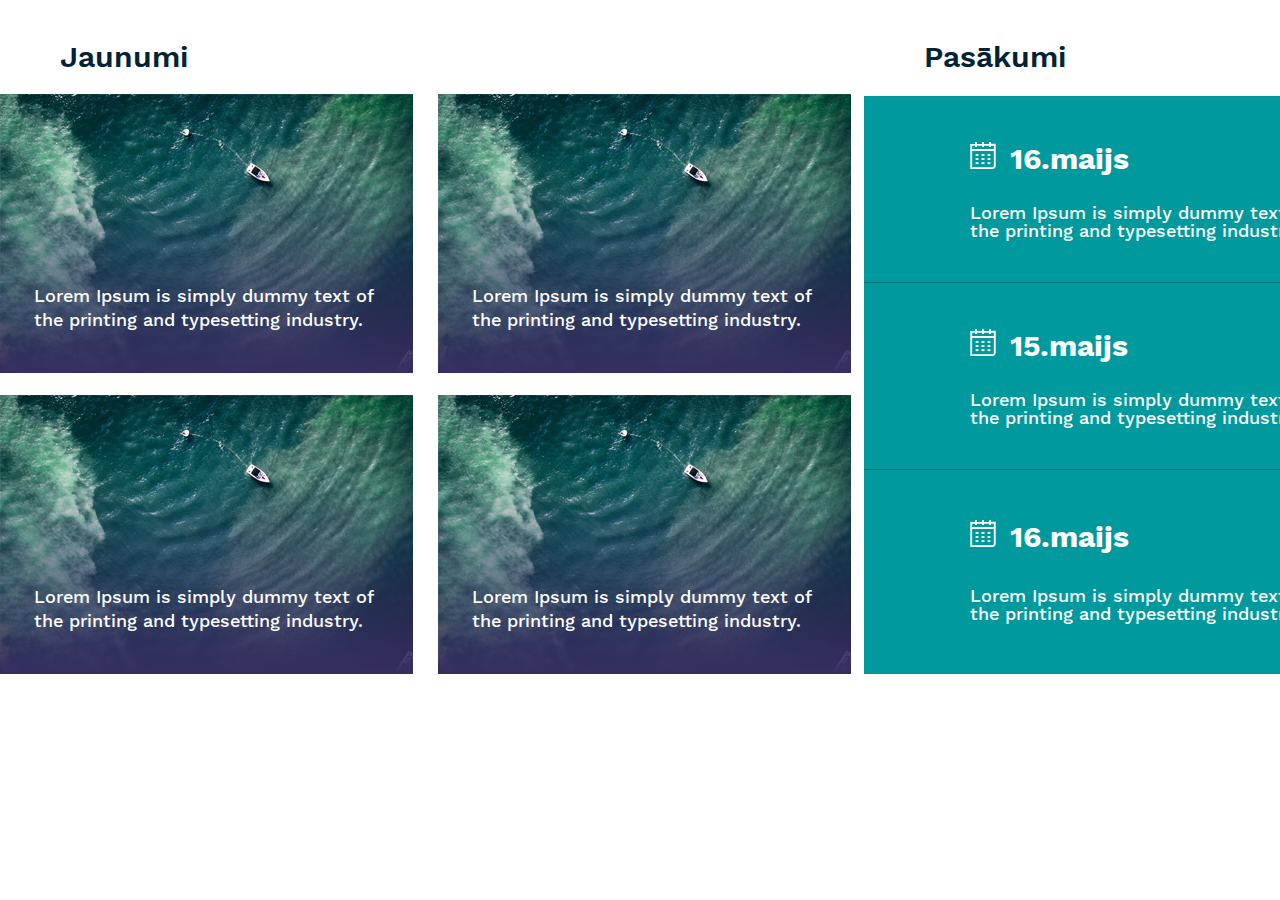
<file: task-1/index.html>
<!DOCTYPE html>
<html lang="en">
<head>
  <!-- Page title -->
  <title>Front-End test, task 1</title>

  <!-- Meta tags -->
  <meta charset="UTF-8">
  <meta name="viewport"
        content="width=device-width, height=device-height, initial-scale=1.0, minimum-scale=1.0"/>

  <meta name="description"
        content="PSD design pixel perfect representation, multi-browser compatibility, responsive web design."/>

  <!-- Styles -->
  <link rel="stylesheet"
        href="assets/css/main.css" async>
</head>
<body>
  <main>
    <section class="news-block">
      <h1>Jaunumi</h1>
      <article>
        <figure>
          <img src="assets/images/boat.png" alt="Image of a boat in the water">
          <figcaption>Lorem Ipsum is simply dummy text of the printing and typesetting industry.</figcaption>
        </figure>
      </article>
      <article>
        <figure>
          <img src="assets/images/boat.png" alt="Image of a boat in the water">
          <figcaption>Lorem Ipsum is simply dummy text of the printing and typesetting industry.</figcaption>
        </figure>
      </article>
      <article>
        <figure>
          <img src="assets/images/boat.png" alt="Image of a boat in the water">
          <figcaption>Lorem Ipsum is simply dummy text of the printing and typesetting industry.</figcaption>
        </figure>
      </article>
      <article>
        <figure>
          <img src="assets/images/boat.png" alt="Image of a boat in the water">
          <figcaption>Lorem Ipsum is simply dummy text of the printing and typesetting industry.</figcaption>
        </figure>
      </article>
    </section>
    <section class="events-block">
      <h1>Pasākumi</h1>
      <div class="event">
        <p class="date">16.maijs</p>
        <p class="description">Lorem Ipsum is simply dummy text of the printing and typesetting industry.</p>
      </div>
      <div class="event">
        <p class="date">15.maijs</p>
        <p class="description">Lorem Ipsum is simply dummy text of the printing and typesetting industry.</p>
      </div>
      <div class="event">
        <p class="date">16.maijs</p>
        <p class="description">Lorem Ipsum is simply dummy text of the printing and typesetting industry.</p>
      </div>
    </section>
  </main>
</body>
</html>
</file>
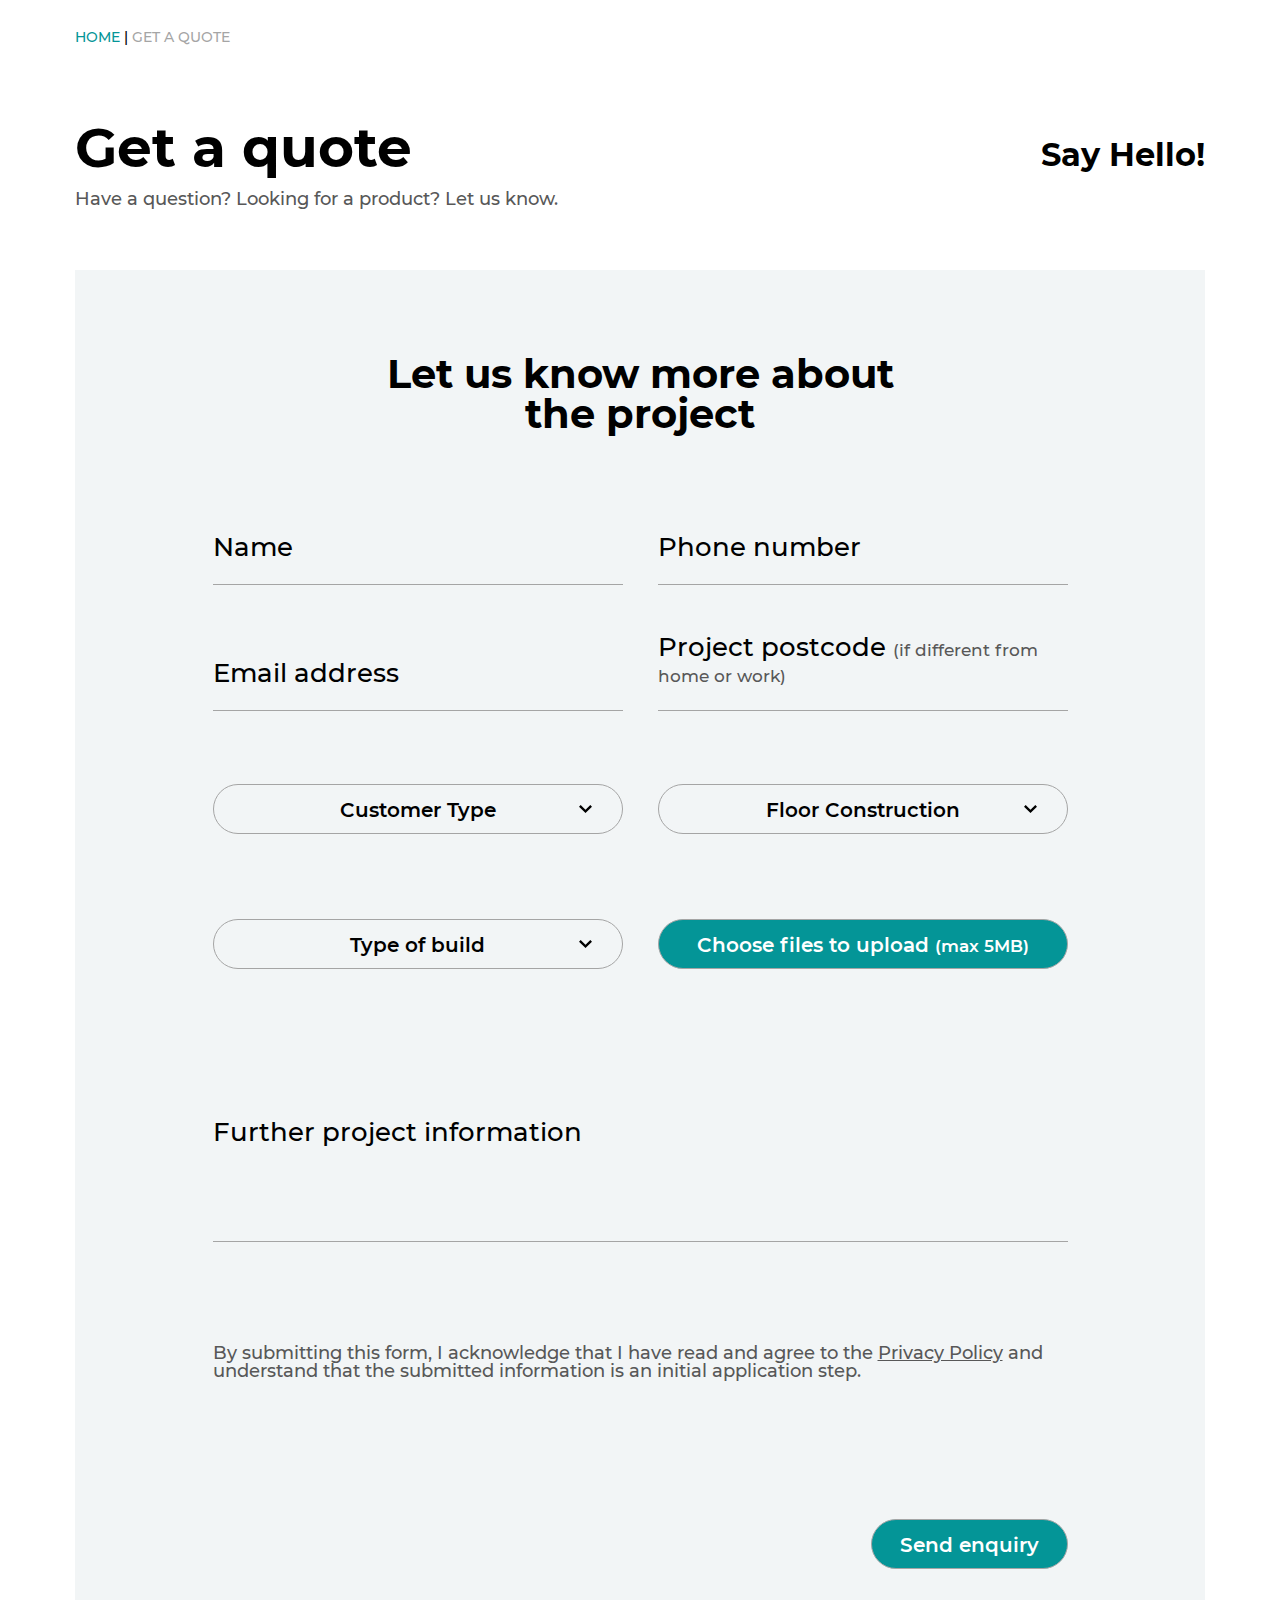
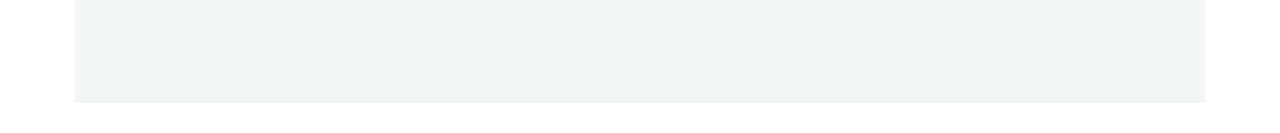
<file: task-2/index.html>
<!DOCTYPE html>
<html lang="en">
<head>
  <!-- Page title -->
  <title>Front-End test, task 2</title>

  <!-- Meta tags -->
  <meta charset="UTF-8">
  <meta name="viewport"
        content="width=device-width, height=device-height, initial-scale=1.0, minimum-scale=1.0"/>

  <meta name="description"
        content="Responsive web form with front-end validation."/>

  <!-- Icon -->
  <link rel="icon"
        href="assets/images/favicon.ico">

  <!-- Styles -->
  <link rel="stylesheet"
        href="assets/css/main.css" async>

  <!-- Javascript -->
  <script src="https://code.jquery.com/jquery-3.4.1.min.js"
          integrity="sha256-CSXorXvZcTkaix6Yvo6HppcZGetbYMGWSFlBw8HfCJo="
          crossorigin="anonymous">
  </script>
  <script src="assets/js/main.js" defer></script>
</head>
<body>
  <div id="bodycontainer">
    <header>
      <nav class="breadcrumbs">
        <a href="#">Home</a> |
        <a href="#" class="current-location">Get a quote</a>
      </nav>
      <h1>Get a quote</h1>
      <h2>Say Hello!</h2>
      <p>Have a question? Looking for a product? Let us know.</p>
    </header>
    <div class="loading-icon">
      <div class="loader loader--style1" title="0">
        <svg version="1.1" id="loader-1" xmlns="https://www.w3.org/2000/svg" xmlns:xlink="https://www.w3.org/1999/xlink" x="0px" y="0px" width="40px" height="40px" viewBox="0 0 40 40" enable-background="new 0 0 40 40" xml:space="preserve">
        <path opacity="0.2" fill="#000" d="M20.201,5.169c-8.254,0-14.946,6.692-14.946,14.946c0,8.255,6.692,14.946,14.946,14.946
          s14.946-6.691,14.946-14.946C35.146,11.861,28.455,5.169,20.201,5.169z M20.201,31.749c-6.425,0-11.634-5.208-11.634-11.634
          c0-6.425,5.209-11.634,11.634-11.634c6.425,0,11.633,5.209,11.633,11.634C31.834,26.541,26.626,31.749,20.201,31.749z"></path>
        <path fill="#000" d="M26.013,10.047l1.654-2.866c-2.198-1.272-4.743-2.012-7.466-2.012h0v3.312h0
          C22.32,8.481,24.301,9.057,26.013,10.047z" transform="rotate(195.656 20 20)">
          <animateTransform attributeType="xml" attributeName="transform" type="rotate" from="0 20 20" to="360 20 20" dur="0.5s" repeatCount="indefinite"></animateTransform>
          </path>
        </svg>
      </div>
    </div>
    <form id="form-project" method="post" enctype='multipart/form-data' action>
      <h1>Let us know more about the project</h1>
      <div id="form-name">
        <label for="name">
          Name
        </label>
        <input type="text" id="name" name="name">
      </div>
      <div id="form-phone-number">
        <label for="phone-number">
          Phone number
        </label>
        <input type="tel" id="phone-number" name="phone-number">
      </div>
      <div id="form-email">
        <label for="email">
          Email address
        </label>
        <input type="email" id="email" name="email">
      </div>
      <div id="form-project-postcode">
        <label for="project-postcode">
          Project postcode <span>(if different from home or work)</span>
        </label>
        <input type="number" id="project-postcode" name="project-postcode">
      </div>
      <select id="form-customer-type" class="form-button" name="customer-type">
        <option selected disabled>Customer Type</option>
        <option value="type-1">Type 1</option>
        <option value="type-2">Type 2</option>
        <option value="type-3">Type 3</option>
      </select>
      <select id="form-floor-construction" class="form-button" name="floor-construction">
        <option selected disabled>Floor Construction</option>
        <option value="construction-1">Construction 1</option>
        <option value="construction-2">Construction 2</option>
        <option value="construction-3">Construction 3</option>
      </select>
      <select id="form-type-of-build" class="form-button" name="type-of-build">
        <option selected disabled>Type of build</option>
        <option value="build-1">Build 1</option>
        <option value="build-2">Build 2</option>
        <option value="build-3">Build 3</option>
      </select>
      <div id="form-files">
        <label for="files" class="form-button">
          Choose files to upload <span>(max 5MB)</span>
        </label>
        <input type="file" multiple="multiple" id="files" name="files[]">
        <ul id="uploaded-files"></ul>
      </div>
      <div id="form-project-information">
        <label for="project-information">
          Further project information
        </label>
        <textarea id="project-information" name="project-information" rows="4"></textarea>
      </div>
      <p>
        By submitting this form, I acknowledge that I have read and agree to the
        <a href="#">Privacy Policy</a>
        and understand that the submitted information is an initial application step.
      </p>
      <div id="form-submit-button">
        <button type="submit" class="form-button">Send enquiry</button>
      </div>
      <div id="form-success-message">
        <h1>Thanks you for your message!</h1>
        <p>We will get back to you soon</p>
        <img src="assets/images/done-icon.svg" alt="Checked checkbox icon">
  		</div>
    </form>
  </div>
</body>
</html>
</file>
<file: task-1/assets/css/main.css>
@font-face{font-family:WorkSans-Bold;src:url("../fonts/WorkSans-Bold.ttf")}@font-face{font-family:WorkSans-Medium;src:url("../fonts/WorkSans-Medium.ttf")}@font-face{font-family:WorkSans-SemiBold;src:url("../fonts/WorkSans-SemiBold.ttf")}html,body,div,span,applet,object,iframe,h1,h2,h3,h4,h5,h6,p,blockquote,pre,a,abbr,acronym,address,big,cite,code,del,dfn,em,img,ins,kbd,q,s,samp,small,strike,strong,sub,sup,tt,var,b,u,i,center,dl,dt,dd,ol,ul,li,fieldset,form,label,legend,table,caption,tbody,tfoot,thead,tr,th,td,article,aside,canvas,details,embed,figure,figcaption,footer,header,hgroup,menu,nav,output,ruby,section,summary,time,mark,audio,video{margin:0;padding:0;border:0;font-size:100%;font:inherit;vertical-align:baseline}article,aside,details,figcaption,figure,footer,header,hgroup,menu,nav,section{display:block}body{line-height:1}ol,ul{list-style:none}blockquote,q{quotes:none}blockquote:before,blockquote:after,q:before,q:after{content:"";content:none}table{border-collapse:collapse;border-spacing:0}*{box-sizing:border-box;margin:0;padding:0}main{display:grid;grid-template-columns:864px 1fr;margin:0 auto;max-width:1400px;padding-bottom:63px}@media screen and (max-width: 767px){main{grid-template-columns:1fr}}@media screen and (min-width: 768px) and (max-width: 1219px){main{grid-template-columns:1fr}}section{display:grid}section h1{color:#012335;font-family:"WorkSans-SemiBold";font-size:30px;grid-column:1 / -1;padding:42px 60px}@media screen and (max-width: 767px){section h1{justify-self:center}}@media screen and (min-width: 768px) and (max-width: 1219px){section h1{justify-self:center}}.news-block{grid-column-gap:24px;grid-row-gap:22px;grid-template-rows:72px 279px 279px;grid-template-columns:1fr 1fr;margin-right:12px}@media screen and (max-width: 767px){.news-block{grid-row:2 / 2}}@media screen and (min-width: 768px) and (max-width: 1219px){.news-block{grid-row:2 / 2}}@media screen and (max-width: 767px){.news-block{grid-template-columns:min-content;grid-template-rows:72px;justify-content:center;margin-right:0}}.news-block article figure{display:inline-block;overflow:hidden;position:relative;width:413px}@media screen and (max-width: 767px){.news-block article figure{width:313px}}.news-block article figure::before{background-image:linear-gradient(to top, #362e61, transparent 70%);bottom:0;content:"";left:0;position:absolute;right:0;top:0}.news-block article figure:hover img{transform:scale(1.3)}.news-block article figure img{display:block;position:relative;transition:transform .4s;width:100%;z-index:-1}.news-block article figure figcaption{bottom:41px;color:#fff;font-family:"WorkSans-Medium";font-size:18px;left:34px;line-height:24px;position:absolute;width:345px}@media screen and (max-width: 767px){.news-block article figure figcaption{width:245px}}.events-block{grid-template-rows:96px 187px 187px 204px;grid-template-columns:1fr}@media screen and (max-width: 767px){.events-block{grid-row:1 / 1}}@media screen and (min-width: 768px) and (max-width: 1219px){.events-block{grid-row:1 / 1}}.events-block .event{background:#00999d;border-bottom:1px solid #007276;color:#fff;display:grid;grid-template-rows:1fr 1fr;grid-template-columns:1fr;padding-left:100px}@media screen and (max-width: 767px){.events-block .event{padding-left:calc(50% - 100px)}}.events-block .event:last-child{border:none}.events-block .event .date{align-self:center;font-family:"WorkSans-Bold";font-size:30px;margin-left:6px;margin-top:30px}.events-block .event .date:before{display:inline-block;content:"";background-image:url("../images/calendar-icon.svg");background-size:26px 27px;height:27px;margin-right:14px;width:26px}.events-block .event .description{font-family:"WorkSans-Medium";font-size:18px;margin-left:6px;margin-top:15px;width:345px}@media screen and (max-width: 767px){.events-block .event .description{width:245px}}
</file>
<file: task-2/assets/css/main.css>
@font-face{font-family:HelveticaNeue-Regular;src:url("../fonts/helveticaneue.ttf")}@font-face{font-family:Montserrat-Bold;src:url("../fonts/Montserrat-Bold.ttf")}@font-face{font-family:Montserrat-Medium;src:url("../fonts/Montserrat-Medium.ttf")}@font-face{font-family:Montserrat-SemiBold;src:url("../fonts/Montserrat-SemiBold.ttf")}html,body,div,span,applet,object,iframe,h1,h2,h3,h4,h5,h6,p,blockquote,pre,a,abbr,acronym,address,big,cite,code,del,dfn,em,img,ins,kbd,q,s,samp,small,strike,strong,sub,sup,tt,var,b,u,i,center,dl,dt,dd,ol,ul,li,fieldset,form,label,legend,table,caption,tbody,tfoot,thead,tr,th,td,article,aside,canvas,details,embed,figure,figcaption,footer,header,hgroup,menu,nav,output,ruby,section,summary,time,mark,audio,video{margin:0;padding:0;border:0;font-size:100%;font:inherit;vertical-align:baseline}article,aside,details,figcaption,figure,footer,header,hgroup,menu,nav,section{display:block}body{line-height:1}ol,ul{list-style:none}blockquote,q{quotes:none}blockquote:before,blockquote:after,q:before,q:after{content:"";content:none}table{border-collapse:collapse;border-spacing:0}*{box-sizing:border-box;margin:0;padding:0}body{padding:30px 75px}@media screen and (max-width: 767px){body{padding:20px 10px}}@media screen and (min-width: 768px) and (max-width: 1219px){body{padding:20px 10px}}#bodycontainer{margin:0 auto;max-width:1568px}header{color:#000;display:grid;font-family:"Montserrat-Bold";grid-template-areas:"header-nav header-nav" "header-h1 header-h2" "header-p header-p";grid-template-columns:2fr 1fr;grid-template-rows:90px 70px 1fr;height:240px}@media screen and (max-width: 767px){header{grid-template-rows:40px 50px 1fr;height:140px}}header nav{grid-area:header-nav}header nav.breadcrumbs{color:#000;font-family:"Montserrat-Medium";font-size:14px;text-transform:uppercase}header nav.breadcrumbs a{color:#049597;text-decoration:none}header nav.breadcrumbs a.current-location{color:#a5a5a5}header nav.breadcrumbs a.current-location:hover{cursor:default}header h1{font-size:55px;grid-area:header-h1}@media screen and (max-width: 767px){header h1{align-self:center;font-size:30px}}header h2{align-self:center;font-size:32px;grid-area:header-h2;justify-self:end}@media screen and (max-width: 767px){header h2{font-size:19px}}header p{color:#585858;font-family:"Montserrat-Medium";font-size:18px;grid-area:header-p}@media screen and (max-width: 767px){header p{font-size:14px}}form{background:#f2f5f6;display:grid;grid-column-gap:35px;grid-template-areas:" . form-h1 form-h1 . " " . form-name form-phone-number . " " . form-email form-project-postcode . " " . form-customer-type form-floor-construction . " " . form-type-of-build form-files . " " . form-project-information form-project-information . " " . form-p form-p . " " . form-submit-button form-submit-button . ";grid-template-columns:1fr 4fr 4fr 1fr;grid-template-rows:180px 100px 150px 135px minmax(200px, 1fr) 225px 175px 60px;padding:84px 0 124px}@media screen and (min-width: 768px) and (max-width: 1219px){form{grid-column-gap:10px;grid-template-columns:10px 4fr 4fr 10px}}@media screen and (max-width: 767px){form{grid-template-areas:"form-h1" "form-name" "form-phone-number" "form-email" "form-project-postcode" "form-customer-type" "form-floor-construction" "form-type-of-build" "form-files" "form-project-information" "form-p" "form-submit-button";grid-template-columns:1fr;grid-template-rows:repeat(8, 100px) minmax(100px, 1fr) 150px 100px 80px;padding:30px 10px}}form h1{color:#000;font-family:"Montserrat-Bold";font-size:40px;grid-area:form-h1;justify-self:center;text-align:center;width:515px}@media screen and (max-width: 767px){form h1{font-size:20px;width:290px}}form #form-name{grid-area:form-name}form #form-phone-number{grid-area:form-phone-number}form #form-email{grid-area:form-email}@media screen and (min-width: 768px) and (max-width: 1219px){form #form-email{padding-top:26px}}@media screen and (min-width: 1220px) and (max-width: 1540px){form #form-email{padding-top:26px}}form #form-project-postcode{grid-area:form-project-postcode}form #form-project-information{color:#000;font-family:"Montserrat-Medium";font-size:26px;grid-area:form-project-information}@media screen and (max-width: 767px){form #form-project-information{font-size:20px}}form #form-project-information textarea{background:transparent;border:none;border-bottom:1px solid #a5a5a5;border-radius:0;color:#a5a5a5;font-family:"Montserrat-Medium";font-size:20px;outline:none;resize:none;width:100%}@media screen and (max-width: 767px){form #form-project-information textarea{font-size:16px}}form #form-project-information textarea:focus{border-bottom:1px solid #000}form #form-project-postcode{grid-area:form-project-postcode}form label[for=name],form label[for=phone-number],form label[for=email],form label[for=project-postcode]{color:#000;font-family:"Montserrat-Medium";font-size:26px}@media screen and (max-width: 767px){form label[for=name],form label[for=phone-number],form label[for=email],form label[for=project-postcode]{font-size:20px}}form label[for=name]+input[type],form label[for=phone-number]+input[type],form label[for=email]+input[type],form label[for=project-postcode]+input[type]{background:transparent;border:none;border-bottom:1px solid #a5a5a5;color:#a5a5a5;display:block;font-family:"Montserrat-Medium";font-size:20px;outline:none;width:100%}@media screen and (max-width: 767px){form label[for=name]+input[type],form label[for=phone-number]+input[type],form label[for=email]+input[type],form label[for=project-postcode]+input[type]{font-size:16px;width:95%}}form label[for=name]+input[type]:focus,form label[for=phone-number]+input[type]:focus,form label[for=email]+input[type]:focus,form label[for=project-postcode]+input[type]:focus{border-bottom:1px solid #000}form label[for=project-postcode] span{color:#585858;font-family:"Montserrat-Medium";font-size:17px}form .form-button{background-color:#049597;background-size:.65em auto, 100%;border:1px solid #a5a5a5;border-radius:1.5em;color:#fff;cursor:pointer;display:block;font-family:"Montserrat-SemiBold";font-size:20px;line-height:1.3;margin:0;max-width:100%;padding:.6em 1.4em .5em;text-align-last:center;width:100%}@media screen and (max-width: 767px){form .form-button{max-width:95%;padding:.6em 1.2em .5em;width:95%}}form .form-button:focus,form .form-button:hover{border:1px solid #000}form select{align-self:start;-moz-appearance:none;-webkit-appearance:none;appearance:none;background-color:#f2f5f6 !important;background-image:url("../images/arrow-down.svg");background-position:right 1.5em top 50%, 0 0;background-repeat:no-repeat, repeat}form select::-ms-expand{display:none}form select:hover{border-color:#000}form select:focus{border-color:#a5a5a5;box-shadow:0 0 1px 3px #000;box-shadow:0 0 0 3px -moz-mac-focusring;outline:none}form #form-customer-type,form #form-floor-construction,form #form-type-of-build{color:#000;font-family:"Montserrat-SemiBold";font-size:20px}@media screen and (max-width: 767px){form #form-customer-type,form #form-floor-construction,form #form-type-of-build{font-size:18px}}@media screen and (min-width: 768px) and (max-width: 1219px){form #form-customer-type,form #form-floor-construction,form #form-type-of-build{font-size:18px}}form #form-customer-type{grid-area:form-customer-type}form #form-floor-construction{grid-area:form-floor-construction}form #form-type-of-build{grid-area:form-type-of-build}form #form-files{grid-area:form-files}form input[type=file]{border:0;clip:rect(0, 0, 0, 0);height:1px;overflow:hidden;padding:0;position:absolute !important;white-space:nowrap;width:1px}@media screen and (min-width: 768px) and (max-width: 1219px){form label[for=files]{font-size:17px}}form label[for=files] span{font-size:17px}form #uploaded-files{margin-top:30px}@media screen and (max-width: 767px){form #uploaded-files{margin:15px 0}}form #uploaded-files li{padding:3px}form #uploaded-files li p{color:#707070;display:inline-block;font-family:"HelveticaNeue-Regular";font-size:20px;height:20px;margin-right:25px;overflow:hidden;text-overflow:ellipsis;vertical-align:middle;white-space:nowrap;width:200px}@media screen and (min-width: 1220px) and (max-width: 1540px){form #uploaded-files li p{width:150px}}form #uploaded-files li a{color:#f03;font-size:20px;margin-left:10px;text-decoration:none}form #uploaded-files progress{background:#e5e5e5;border-radius:40px;border:none;height:10px;vertical-align:middle;width:200px}@media screen and (min-width: 1220px) and (max-width: 1540px){form #uploaded-files progress{width:150px}}form #uploaded-files progress::-webkit-progress-bar{background:#e5e5e5;border-radius:40px}form #uploaded-files progress::-webkit-progress-value{background:#049597;border-radius:40px}form #uploaded-files progress::-moz-progress-bar{background:#049597;border-radius:40px}form p{grid-area:form-p}form p,form p a{color:#585858;font-family:"Montserrat-Medium";font-size:18px}@media screen and (max-width: 767px){form p,form p a{font-size:14px;width:99%}}form #form-submit-button{grid-area:form-submit-button;justify-self:end}@media screen and (max-width: 767px){form #form-submit-button{place-self:end}}form button[type=submit]{color:#fff;font-family:"Montserrat-SemiBold";font-size:20px}@media screen and (max-width: 767px){form button[type=submit]{width:200px}}#form-success-message{display:none;grid-area:3 / 2 / 4 / 4;justify-self:center;text-align:center}@media screen and (max-width: 767px){#form-success-message{grid-area:1 / 1 / -1 / -1}}#form-success-message h1{color:#000;font-family:"Montserrat-Bold";font-size:40px;width:auto}@media screen and (max-width: 767px){#form-success-message h1{font-size:26px}}#form-success-message p{color:#585858;font-family:"Montserrat-Medium";font-size:26px;margin:20px 0 80px}@media screen and (max-width: 767px){#form-success-message p{font-size:18px;margin:20px 0 30px}}.loading-icon{display:none}.validation-error{color:#f03}
</file>
